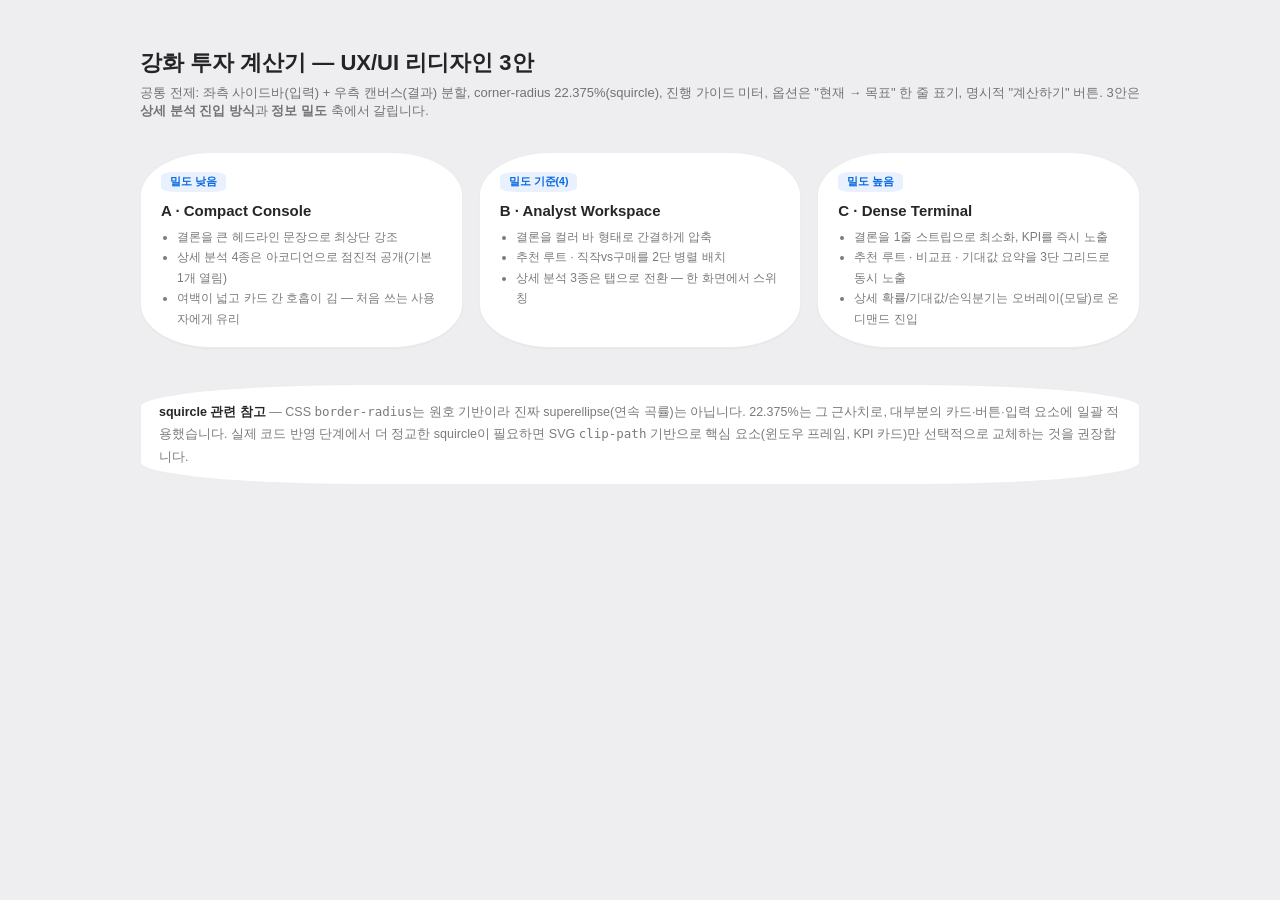
<file: design-mockups/index.html>
<!DOCTYPE html>
<html lang="ko">
<head>
<meta charset="UTF-8">
<title>강화 투자 계산기 — 리디자인 3안</title>
<link rel="stylesheet" href="tokens.css">
<style>
  body { padding: 48px 24px; }
  .wrap { max-width: 1000px; margin: 0 auto; }
  h1 { font-size: 22px; margin: 0 0 6px; }
  .sub { color: var(--text-secondary); font-size: 13px; margin: 0 0 32px; }
  .cards { display: grid; grid-template-columns: repeat(3, 1fr); gap: 16px; }
  .card { border: 1px solid var(--border); border-radius: var(--squircle); background: var(--surface); padding: 18px 20px; text-decoration: none; color: var(--text); box-shadow: var(--shadow-xs); transition: box-shadow .15s, transform .15s; }
  .card:hover { box-shadow: var(--shadow-md); transform: translateY(-2px); }
  .card .tag { display: inline-block; font-size: 10.5px; font-weight: 700; color: var(--accent); background: var(--accent-fill); padding: 3px 9px; border-radius: var(--squircle); margin-bottom: 10px; }
  .card h2 { font-size: 15px; margin: 0 0 8px; }
  .card ul { margin: 0; padding-left: 16px; font-size: 12px; color: var(--text-secondary); line-height: 1.7; }
  .note { margin-top: 36px; padding: 16px 18px; border-radius: var(--squircle); background: var(--surface); border: 1px solid var(--border); font-size: 12.5px; line-height: 1.8; color: var(--text-secondary); }
  .note b { color: var(--text); }
</style>
</head>
<body>
<div class="wrap">
  <h1>강화 투자 계산기 — UX/UI 리디자인 3안</h1>
  <p class="sub">공통 전제: 좌측 사이드바(입력) + 우측 캔버스(결과) 분할, corner-radius 22.375%(squircle), 진행 가이드 미터, 옵션은 "현재 → 목표" 한 줄 표기, 명시적 "계산하기" 버튼. 3안은 <b>상세 분석 진입 방식</b>과 <b>정보 밀도</b> 축에서 갈립니다.</p>

  <div class="cards">
    <a class="card" href="a-compact-console.html">
      <span class="tag">밀도 낮음</span>
      <h2>A · Compact Console</h2>
      <ul>
        <li>결론을 큰 헤드라인 문장으로 최상단 강조</li>
        <li>상세 분석 4종은 아코디언으로 점진적 공개(기본 1개 열림)</li>
        <li>여백이 넓고 카드 간 호흡이 김 — 처음 쓰는 사용자에게 유리</li>
      </ul>
    </a>
    <a class="card" href="b-analyst-workspace.html">
      <span class="tag">밀도 기준(4)</span>
      <h2>B · Analyst Workspace</h2>
      <ul>
        <li>결론을 컬러 바 형태로 간결하게 압축</li>
        <li>추천 루트 · 직작vs구매를 2단 병렬 배치</li>
        <li>상세 분석 3종은 탭으로 전환 — 한 화면에서 스위칭</li>
      </ul>
    </a>
    <a class="card" href="c-dense-terminal.html">
      <span class="tag">밀도 높음</span>
      <h2>C · Dense Terminal</h2>
      <ul>
        <li>결론을 1줄 스트립으로 최소화, KPI를 즉시 노출</li>
        <li>추천 루트 · 비교표 · 기대값 요약을 3단 그리드로 동시 노출</li>
        <li>상세 확률/기대값/손익분기는 오버레이(모달)로 온디맨드 진입</li>
      </ul>
    </a>
  </div>

  <div class="note">
    <b>squircle 관련 참고</b> — CSS <code>border-radius</code>는 원호 기반이라 진짜 superellipse(연속 곡률)는 아닙니다. 22.375%는 그 근사치로, 대부분의 카드·버튼·입력 요소에 일괄 적용했습니다. 실제 코드 반영 단계에서 더 정교한 squircle이 필요하면 SVG <code>clip-path</code> 기반으로 핵심 요소(윈도우 프레임, KPI 카드)만 선택적으로 교체하는 것을 권장합니다.
  </div>
</div>
</body>
</html>
</file>
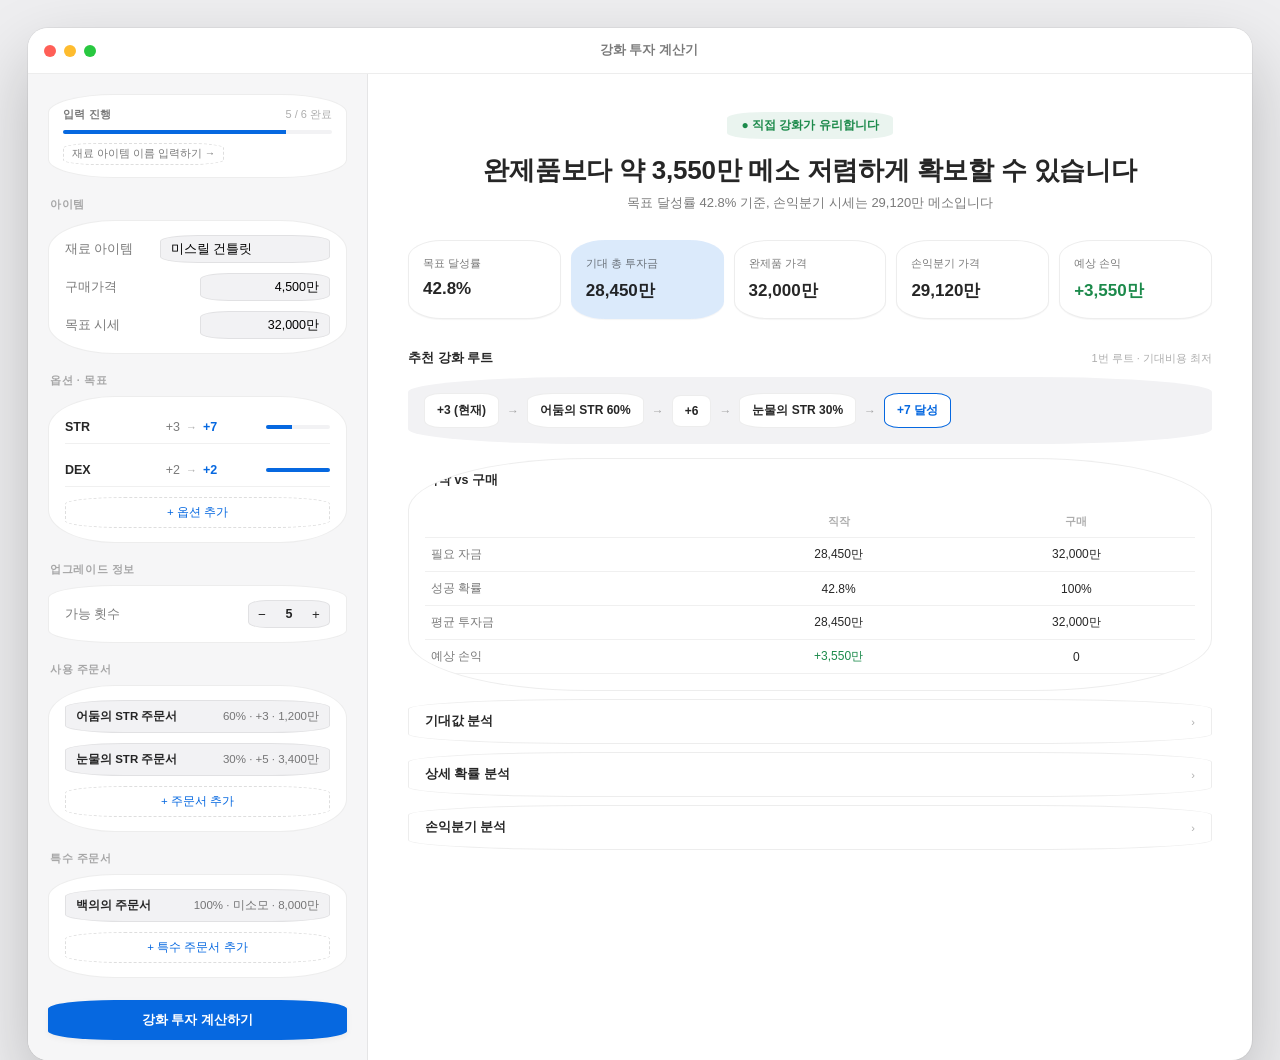
<file: design-mockups/a-compact-console.html>
<!DOCTYPE html>
<html lang="ko">
<head>
<meta charset="UTF-8">
<meta name="viewport" content="width=device-width, initial-scale=1.0">
<title>A안 · Compact Console</title>
<link rel="stylesheet" href="tokens.css">
<style>
  body { padding: 28px; }
  .frame {
    max-width: 1240px; margin: 0 auto;
    background: var(--surface); border-radius: 20px;
    box-shadow: var(--shadow-window); overflow: hidden;
  }
  .titlebar {
    height: 46px; display: flex; align-items: center; gap: 8px; padding: 0 16px;
    border-bottom: 1px solid var(--border); background: var(--surface);
  }
  .tl { width: 12px; height: 12px; border-radius: 50%; }
  .tl.r { background: #ff5f57; } .tl.y { background: #febc2e; } .tl.g { background: #28c840; }
  .titlebar .label { flex: 1; text-align: center; font-size: 12.5px; font-weight: 600; color: var(--text-secondary); margin-right: 42px; }

  .shell { display: grid; grid-template-columns: 340px 1fr; min-height: 780px; }
  .sidebar { background: var(--sidebar-bg); border-right: 1px solid var(--border); padding: 20px; overflow-y: auto; display: flex; flex-direction: column; gap: 16px; }
  .canvas { padding: 32px 40px; overflow-y: auto; }

  .group-label { font-size: 10.5px; font-weight: 700; letter-spacing: 0.06em; color: var(--text-tertiary); text-transform: uppercase; margin: 4px 2px 8px; }
  .group {
    background: var(--surface); border: 1px solid var(--border); border-radius: var(--squircle);
    padding: 14px 16px; display: flex; flex-direction: column; gap: 10px;
  }
  .row { display: flex; align-items: center; justify-content: space-between; gap: 10px; font-size: 12.5px; }
  .row label { color: var(--text-secondary); }
  .row input[type="text"] {
    border: 1px solid var(--border); border-radius: var(--squircle); padding: 6px 10px;
    font-size: 12.5px; background: var(--surface-sunken); text-align: right; width: 130px; outline: none;
  }
  .row input[type="text"]:focus { border-color: var(--accent); background: var(--surface); box-shadow: 0 0 0 3px var(--accent-fill); }
  #a-item-name { text-align: left; width: 170px; }

  .stepper { display: flex; align-items: center; gap: 2px; border: 1px solid var(--border); border-radius: var(--squircle); padding: 2px; background: var(--surface-sunken); }
  .stepper button { width: 22px; height: 22px; border: none; background: transparent; border-radius: 6px; cursor: pointer; color: var(--text); }
  .stepper button:hover { background: var(--surface); }
  .stepper span { width: 28px; text-align: center; font-size: 12.5px; font-weight: 600; }

  .scroll-mini { border: 1px solid var(--border); border-radius: var(--squircle); padding: 8px 10px; background: var(--surface-sunken); font-size: 11.5px; display: flex; justify-content: space-between; align-items: center; }
  .scroll-mini .sname { font-weight: 600; color: var(--text); }
  .scroll-mini .smeta { color: var(--text-secondary); }

  .add-link { border: 1px dashed var(--border-strong); border-radius: var(--squircle); padding: 7px; text-align: center; font-size: 11.5px; color: var(--accent); cursor: pointer; background: transparent; }
  .add-link:hover { background: var(--accent-fill); }

  .recalc-bar { position: sticky; bottom: 0; padding-top: 6px; }
  .recalc-btn { width: 100%; padding: 11px; border: none; border-radius: var(--squircle); background: var(--accent); color: #fff; font-size: 13px; font-weight: 700; cursor: pointer; box-shadow: var(--shadow-sm); }

  /* ---- Canvas: 결론 히어로 ---- */
  .hero { text-align: center; padding: 6px 0 28px; }
  .hero .verdict-badge { display: inline-flex; align-items: center; gap: 6px; padding: 5px 14px; border-radius: var(--squircle); background: var(--positive-fill); color: var(--positive); font-size: 12px; font-weight: 700; margin-bottom: 14px; }
  .hero h1 { font-size: 26px; font-weight: 700; margin: 0 0 6px; letter-spacing: -0.01em; }
  .hero p { font-size: 13px; color: var(--text-secondary); margin: 0; }

  .kpi-row { display: grid; grid-template-columns: repeat(5, 1fr); gap: 10px; margin-bottom: 30px; }
  .kpi { background: var(--surface); border: 1px solid var(--border); border-radius: var(--squircle); padding: 16px 14px; box-shadow: var(--shadow-xs); }
  .kpi.primary { background: var(--accent-fill-strong); border-color: transparent; }
  .kpi .k-label { font-size: 10.5px; color: var(--text-secondary); margin-bottom: 8px; }
  .kpi .k-value { font-size: 17px; font-weight: 700; }
  .kpi .k-value.pos { color: var(--positive); } .kpi .k-value.neg { color: var(--negative); }

  .section { margin-bottom: 14px; }
  .section-head { display: flex; justify-content: space-between; align-items: center; margin-bottom: 10px; }
  .section-head h2 { font-size: 13px; font-weight: 700; margin: 0; }
  .section-head .tag { font-size: 11px; color: var(--text-tertiary); }

  .route-flow { display: flex; align-items: center; gap: 8px; flex-wrap: wrap; padding: 16px; background: var(--surface-sunken); border-radius: var(--squircle); }
  .route-node { padding: 8px 12px; border-radius: var(--squircle); background: var(--surface); border: 1px solid var(--border); font-size: 12px; font-weight: 600; }
  .route-node.final { border-color: var(--accent); color: var(--accent); }
  .route-arrow { color: var(--text-tertiary); font-size: 12px; }

  /* 점진적 공개: 아코디언 */
  .accordion-item { border: 1px solid var(--border); border-radius: var(--squircle); margin-bottom: 8px; overflow: hidden; background: var(--surface); }
  .accordion-head { display: flex; justify-content: space-between; align-items: center; padding: 13px 16px; cursor: pointer; user-select: none; }
  .accordion-head h3 { font-size: 12.5px; font-weight: 700; margin: 0; }
  .accordion-head .chev { color: var(--text-tertiary); font-size: 11px; transition: transform 0.2s; }
  .accordion-item.open .chev { transform: rotate(90deg); }
  .accordion-body { max-height: 0; overflow: hidden; transition: max-height 0.25s ease; }
  .accordion-item.open .accordion-body { max-height: 600px; }
  .accordion-inner { padding: 4px 16px 16px; }

  table.cmp { width: 100%; border-collapse: collapse; font-size: 12px; }
  table.cmp th, table.cmp td { padding: 8px 6px; text-align: center; border-bottom: 1px solid var(--divider); }
  table.cmp th:first-child, table.cmp td:first-child { text-align: left; color: var(--text-secondary); }
  table.cmp th { color: var(--text-tertiary); font-weight: 600; font-size: 11px; }

  .ev-row { display: flex; justify-content: space-between; padding: 6px 0; font-size: 12px; border-bottom: 1px solid var(--divider); }
  .ev-row.total { border-bottom: none; border-top: 1px solid var(--border); margin-top: 4px; padding-top: 10px; font-weight: 700; }

  .breakeven-bar { position: relative; height: 5px; border-radius: 3px; background: linear-gradient(to right, var(--negative-fill), var(--positive-fill)); margin: 22px 6px 8px; }
  .breakeven-marker { position: absolute; top: -5px; width: 2px; height: 15px; background: var(--text-tertiary); }
  .breakeven-marker.current { background: var(--accent); width: 2px; }
  .breakeven-labels { display: flex; justify-content: space-between; font-size: 10.5px; color: var(--text-tertiary); padding: 0 6px; }
</style>
</head>
<body>
<div class="frame">
  <div class="titlebar">
    <span class="tl r"></span><span class="tl y"></span><span class="tl g"></span>
    <span class="label">강화 투자 계산기</span>
  </div>

  <div class="shell">
    <!-- ===== 사이드바: 입력 ===== -->
    <aside class="sidebar">
      <div class="guide-meter">
        <div class="guide-top"><span class="guide-label">입력 진행</span><span class="guide-frac">5 / 6 완료</span></div>
        <div class="guide-track"><span style="width:83%"></span></div>
        <div class="guide-missing"><button>재료 아이템 이름 입력하기 →</button></div>
      </div>

      <div>
        <div class="group-label">아이템</div>
        <div class="group">
          <div class="row"><label>재료 아이템</label><input id="a-item-name" type="text" value="미스릴 건틀릿"></div>
          <div class="row"><label>구매가격</label><input type="text" value="4,500만" class="mono-num"></div>
          <div class="row"><label>목표 시세</label><input type="text" value="32,000만" class="mono-num"></div>
        </div>
      </div>

      <div>
        <div class="group-label">옵션 · 목표</div>
        <div class="group">
          <div class="opt-track">
            <span class="opt-name">STR</span>
            <div class="opt-path"><span class="opt-cur">+3</span><span class="opt-arrow">→</span><span class="opt-goal">+7</span></div>
            <div class="opt-bar"><span style="width:40%"></span></div>
          </div>
          <div class="opt-track">
            <span class="opt-name">DEX</span>
            <div class="opt-path"><span class="opt-cur">+2</span><span class="opt-arrow">→</span><span class="opt-goal">+2</span></div>
            <div class="opt-bar"><span style="width:100%"></span></div>
          </div>
          <button class="add-link">+ 옵션 추가</button>
        </div>
      </div>

      <div>
        <div class="group-label">업그레이드 정보</div>
        <div class="group">
          <div class="row"><label>가능 횟수</label>
            <div class="stepper"><button>−</button><span>5</span><button>+</button></div>
          </div>
        </div>
      </div>

      <div>
        <div class="group-label">사용 주문서</div>
        <div class="group">
          <div class="scroll-mini"><span class="sname">어둠의 STR 주문서</span><span class="smeta">60% · +3 · 1,200만</span></div>
          <div class="scroll-mini"><span class="sname">눈물의 STR 주문서</span><span class="smeta">30% · +5 · 3,400만</span></div>
          <button class="add-link">+ 주문서 추가</button>
        </div>
      </div>

      <div>
        <div class="group-label">특수 주문서</div>
        <div class="group">
          <div class="scroll-mini"><span class="sname">백의의 주문서</span><span class="smeta">100% · 미소모 · 8,000만</span></div>
          <button class="add-link">+ 특수 주문서 추가</button>
        </div>
      </div>

      <div class="recalc-bar"><button class="recalc-btn">강화 투자 계산하기</button></div>
    </aside>

    <!-- ===== 캔버스: 결과 ===== -->
    <main class="canvas">
      <div class="hero">
        <div class="verdict-badge">● 직접 강화가 유리합니다</div>
        <h1>완제품보다 약 3,550만 메소 저렴하게 확보할 수 있습니다</h1>
        <p>목표 달성률 42.8% 기준, 손익분기 시세는 29,120만 메소입니다</p>
      </div>

      <div class="kpi-row">
        <div class="kpi"><div class="k-label">목표 달성률</div><div class="k-value mono-num">42.8%</div></div>
        <div class="kpi primary"><div class="k-label">기대 총 투자금</div><div class="k-value mono-num">28,450만</div></div>
        <div class="kpi"><div class="k-label">완제품 가격</div><div class="k-value mono-num">32,000만</div></div>
        <div class="kpi"><div class="k-label">손익분기 가격</div><div class="k-value mono-num">29,120만</div></div>
        <div class="kpi"><div class="k-label">예상 손익</div><div class="k-value mono-num pos">+3,550만</div></div>
      </div>

      <div class="section">
        <div class="section-head"><h2>추천 강화 루트</h2><span class="tag">1번 루트 · 기대비용 최저</span></div>
        <div class="route-flow">
          <span class="route-node">+3 (현재)</span><span class="route-arrow">→</span>
          <span class="route-node">어둠의 STR 60%</span><span class="route-arrow">→</span>
          <span class="route-node">+6</span><span class="route-arrow">→</span>
          <span class="route-node">눈물의 STR 30%</span><span class="route-arrow">→</span>
          <span class="route-node final">+7 달성</span>
        </div>
      </div>

      <!-- 점진적 공개 -->
      <div class="section">
        <div class="accordion-item open">
          <div class="accordion-head" onclick="this.parentElement.classList.toggle('open')">
            <h3>직작 vs 구매</h3><span class="chev">›</span>
          </div>
          <div class="accordion-body"><div class="accordion-inner">
            <table class="cmp">
              <thead><tr><th></th><th>직작</th><th>구매</th></tr></thead>
              <tbody>
                <tr><td>필요 자금</td><td>28,450만</td><td>32,000만</td></tr>
                <tr><td>성공 확률</td><td>42.8%</td><td>100%</td></tr>
                <tr><td>평균 투자금</td><td>28,450만</td><td>32,000만</td></tr>
                <tr><td>예상 손익</td><td class="mono-num" style="color:var(--positive)">+3,550만</td><td>0</td></tr>
              </tbody>
            </table>
          </div></div>
        </div>

        <div class="accordion-item">
          <div class="accordion-head" onclick="this.parentElement.classList.toggle('open')">
            <h3>기대값 분석</h3><span class="chev">›</span>
          </div>
          <div class="accordion-body"><div class="accordion-inner">
            <div class="ev-row"><span>재료 아이템 매입가</span><span class="mono-num">4,500만</span></div>
            <div class="ev-row"><span>주문서 기대 소모비용</span><span class="mono-num">23,950만</span></div>
            <div class="ev-row total"><span>기대 총 투자금</span><span class="mono-num">28,450만</span></div>
          </div></div>
        </div>

        <div class="accordion-item">
          <div class="accordion-head" onclick="this.parentElement.classList.toggle('open')">
            <h3>상세 확률 분석</h3><span class="chev">›</span>
          </div>
          <div class="accordion-body"><div class="accordion-inner">
            <table class="cmp">
              <thead><tr><th>단계</th><th>성공률</th><th>기대 시도</th></tr></thead>
              <tbody>
                <tr><td>+3 → +6</td><td>60%</td><td>1.67회</td></tr>
                <tr><td>+6 → +7</td><td>30%</td><td>3.33회</td></tr>
              </tbody>
            </table>
          </div></div>
        </div>

        <div class="accordion-item">
          <div class="accordion-head" onclick="this.parentElement.classList.toggle('open')">
            <h3>손익분기 분석</h3><span class="chev">›</span>
          </div>
          <div class="accordion-body"><div class="accordion-inner">
            <div class="breakeven-bar">
              <div class="breakeven-marker" style="left:28%"></div>
              <div class="breakeven-marker current" style="left:64%"></div>
            </div>
            <div class="breakeven-labels"><span>0</span><span>손익분기 29,120만</span><span>현재 시세 32,000만</span></div>
          </div></div>
        </div>
      </div>
    </main>
  </div>
</div>
</body>
</html>
</file>
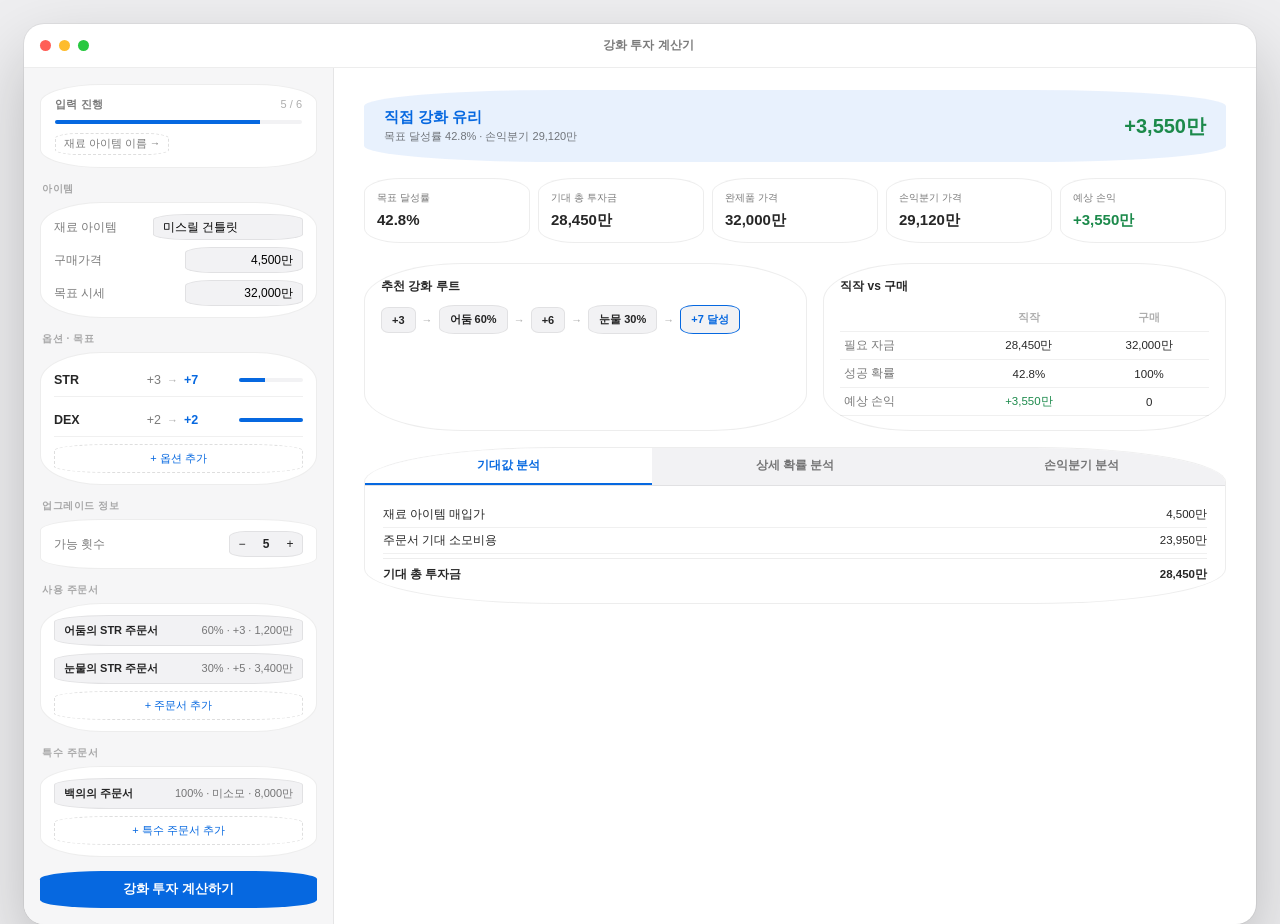
<file: design-mockups/b-analyst-workspace.html>
<!DOCTYPE html>
<html lang="ko">
<head>
<meta charset="UTF-8">
<meta name="viewport" content="width=device-width, initial-scale=1.0">
<title>B안 · Analyst Workspace</title>
<link rel="stylesheet" href="tokens.css">
<style>
  body { padding: 24px; }
  .frame { max-width: 1280px; margin: 0 auto; background: var(--surface); border-radius: 20px; box-shadow: var(--shadow-window); overflow: hidden; }
  .titlebar { height: 44px; display: flex; align-items: center; gap: 8px; padding: 0 16px; border-bottom: 1px solid var(--border); }
  .tl { width: 11px; height: 11px; border-radius: 50%; }
  .tl.r { background: #ff5f57; } .tl.y { background: #febc2e; } .tl.g { background: #28c840; }
  .titlebar .label { flex: 1; text-align: center; font-size: 12px; font-weight: 600; color: var(--text-secondary); margin-right: 40px; }

  .shell { display: grid; grid-template-columns: 310px 1fr; min-height: 800px; }
  .sidebar { background: var(--sidebar-bg); border-right: 1px solid var(--border); padding: 16px; overflow-y: auto; display: flex; flex-direction: column; gap: 12px; }
  .canvas { padding: 22px 30px; overflow-y: auto; }

  .group-label { font-size: 10px; font-weight: 700; letter-spacing: 0.06em; color: var(--text-tertiary); text-transform: uppercase; margin: 2px 2px 6px; }
  .group { background: var(--surface); border: 1px solid var(--border); border-radius: var(--squircle); padding: 11px 13px; display: flex; flex-direction: column; gap: 7px; }
  .row { display: flex; align-items: center; justify-content: space-between; gap: 8px; font-size: 12px; }
  .row label { color: var(--text-secondary); }
  .row input[type="text"] { border: 1px solid var(--border); border-radius: var(--squircle); padding: 5px 9px; font-size: 12px; background: var(--surface-sunken); text-align: right; width: 118px; outline: none; }
  .row input[type="text"]:focus { border-color: var(--accent); background: var(--surface); box-shadow: 0 0 0 3px var(--accent-fill); }
  #b-item-name { text-align: left; width: 150px; }

  .stepper { display: flex; align-items: center; gap: 2px; border: 1px solid var(--border); border-radius: var(--squircle); padding: 2px; background: var(--surface-sunken); }
  .stepper button { width: 20px; height: 20px; border: none; background: transparent; border-radius: 6px; cursor: pointer; color: var(--text); font-size: 12px; }
  .stepper button:hover { background: var(--surface); }
  .stepper span { width: 24px; text-align: center; font-size: 12px; font-weight: 600; }

  .scroll-mini { border: 1px solid var(--border); border-radius: var(--squircle); padding: 7px 9px; background: var(--surface-sunken); font-size: 11px; display: flex; justify-content: space-between; align-items: center; }
  .scroll-mini .sname { font-weight: 600; color: var(--text); }
  .scroll-mini .smeta { color: var(--text-secondary); }

  .add-link { border: 1px dashed var(--border-strong); border-radius: var(--squircle); padding: 6px; text-align: center; font-size: 11px; color: var(--accent); cursor: pointer; background: transparent; }
  .add-link:hover { background: var(--accent-fill); }

  .recalc-btn { width: 100%; padding: 10px; border: none; border-radius: var(--squircle); background: var(--accent); color: #fff; font-size: 12.5px; font-weight: 700; cursor: pointer; margin-top: 2px; }

  /* ---- Canvas ---- */
  .hero-bar {
    display: flex; align-items: center; justify-content: space-between; gap: 20px;
    padding: 18px 20px; border-radius: var(--squircle); background: var(--accent-fill); margin-bottom: 16px;
  }
  .hero-bar .verdict { font-size: 15px; font-weight: 700; color: var(--accent); }
  .hero-bar .verdict small { display: block; font-size: 11px; font-weight: 500; color: var(--text-secondary); margin-top: 2px; }
  .hero-bar .verdict-diff { font-size: 20px; font-weight: 700; color: var(--positive); }

  .kpi-row { display: grid; grid-template-columns: repeat(5, 1fr); gap: 8px; margin-bottom: 20px; }
  .kpi { background: var(--surface); border: 1px solid var(--border); border-radius: var(--squircle); padding: 12px 12px; }
  .kpi .k-label { font-size: 10px; color: var(--text-secondary); margin-bottom: 6px; }
  .kpi .k-value { font-size: 15px; font-weight: 700; }
  .kpi .k-value.pos { color: var(--positive); }

  .split { display: grid; grid-template-columns: 1.1fr 1fr; gap: 16px; margin-bottom: 16px; }
  .panel { border: 1px solid var(--border); border-radius: var(--squircle); background: var(--surface); padding: 14px 16px; }
  .panel h2 { font-size: 12px; font-weight: 700; margin: 0 0 10px; }

  .route-flow { display: flex; align-items: center; gap: 6px; flex-wrap: wrap; }
  .route-node { padding: 6px 10px; border-radius: var(--squircle); background: var(--surface-sunken); border: 1px solid var(--border); font-size: 11px; font-weight: 600; }
  .route-node.final { border-color: var(--accent); color: var(--accent); }
  .route-arrow { color: var(--text-tertiary); font-size: 11px; }

  table.cmp { width: 100%; border-collapse: collapse; font-size: 11.5px; }
  table.cmp th, table.cmp td { padding: 6px 4px; text-align: center; border-bottom: 1px solid var(--divider); }
  table.cmp th:first-child, table.cmp td:first-child { text-align: left; color: var(--text-secondary); }
  table.cmp th { color: var(--text-tertiary); font-weight: 600; font-size: 10.5px; }

  /* 탭 전환: 상세 분석 진입 */
  .tabs-panel { border: 1px solid var(--border); border-radius: var(--squircle); background: var(--surface); overflow: hidden; }
  .tabs-nav { display: flex; border-bottom: 1px solid var(--border); background: var(--surface-sunken); }
  .tabs-nav button {
    flex: 1; padding: 10px 6px; border: none; background: transparent; font-size: 11.5px; font-weight: 600;
    color: var(--text-secondary); cursor: pointer; border-bottom: 2px solid transparent;
  }
  .tabs-nav button.active { color: var(--accent); border-bottom-color: var(--accent); background: var(--surface); }
  .tab-body { padding: 16px 18px; }
  .tab-pane { display: none; }
  .tab-pane.active { display: block; }

  .ev-row { display: flex; justify-content: space-between; padding: 5px 0; font-size: 11.5px; border-bottom: 1px solid var(--divider); }
  .ev-row.total { border-top: 1px solid var(--border); margin-top: 4px; padding-top: 8px; font-weight: 700; border-bottom: none; }

  .breakeven-bar { position: relative; height: 5px; border-radius: 3px; background: linear-gradient(to right, var(--negative-fill), var(--positive-fill)); margin: 20px 4px 6px; }
  .breakeven-marker { position: absolute; top: -5px; width: 2px; height: 15px; background: var(--text-tertiary); }
  .breakeven-marker.current { background: var(--accent); }
  .breakeven-labels { display: flex; justify-content: space-between; font-size: 10px; color: var(--text-tertiary); padding: 0 4px; }
</style>
</head>
<body>
<div class="frame">
  <div class="titlebar"><span class="tl r"></span><span class="tl y"></span><span class="tl g"></span><span class="label">강화 투자 계산기</span></div>

  <div class="shell">
    <aside class="sidebar">
      <div class="guide-meter">
        <div class="guide-top"><span class="guide-label">입력 진행</span><span class="guide-frac">5 / 6</span></div>
        <div class="guide-track"><span style="width:83%"></span></div>
        <div class="guide-missing"><button>재료 아이템 이름 →</button></div>
      </div>

      <div><div class="group-label">아이템</div>
        <div class="group">
          <div class="row"><label>재료 아이템</label><input id="b-item-name" type="text" value="미스릴 건틀릿"></div>
          <div class="row"><label>구매가격</label><input type="text" value="4,500만" class="mono-num"></div>
          <div class="row"><label>목표 시세</label><input type="text" value="32,000만" class="mono-num"></div>
        </div>
      </div>

      <div><div class="group-label">옵션 · 목표</div>
        <div class="group">
          <div class="opt-track"><span class="opt-name">STR</span><div class="opt-path"><span class="opt-cur">+3</span><span class="opt-arrow">→</span><span class="opt-goal">+7</span></div><div class="opt-bar"><span style="width:40%"></span></div></div>
          <div class="opt-track"><span class="opt-name">DEX</span><div class="opt-path"><span class="opt-cur">+2</span><span class="opt-arrow">→</span><span class="opt-goal">+2</span></div><div class="opt-bar"><span style="width:100%"></span></div></div>
          <button class="add-link">+ 옵션 추가</button>
        </div>
      </div>

      <div><div class="group-label">업그레이드 정보</div>
        <div class="group"><div class="row"><label>가능 횟수</label><div class="stepper"><button>−</button><span>5</span><button>+</button></div></div></div>
      </div>

      <div><div class="group-label">사용 주문서</div>
        <div class="group">
          <div class="scroll-mini"><span class="sname">어둠의 STR 주문서</span><span class="smeta">60% · +3 · 1,200만</span></div>
          <div class="scroll-mini"><span class="sname">눈물의 STR 주문서</span><span class="smeta">30% · +5 · 3,400만</span></div>
          <button class="add-link">+ 주문서 추가</button>
        </div>
      </div>

      <div><div class="group-label">특수 주문서</div>
        <div class="group">
          <div class="scroll-mini"><span class="sname">백의의 주문서</span><span class="smeta">100% · 미소모 · 8,000만</span></div>
          <button class="add-link">+ 특수 주문서 추가</button>
        </div>
      </div>

      <button class="recalc-btn">강화 투자 계산하기</button>
    </aside>

    <main class="canvas">
      <div class="hero-bar">
        <div class="verdict">직접 강화 유리<small>목표 달성률 42.8% · 손익분기 29,120만</small></div>
        <div class="verdict-diff mono-num">+3,550만</div>
      </div>

      <div class="kpi-row">
        <div class="kpi"><div class="k-label">목표 달성률</div><div class="k-value mono-num">42.8%</div></div>
        <div class="kpi"><div class="k-label">기대 총 투자금</div><div class="k-value mono-num">28,450만</div></div>
        <div class="kpi"><div class="k-label">완제품 가격</div><div class="k-value mono-num">32,000만</div></div>
        <div class="kpi"><div class="k-label">손익분기 가격</div><div class="k-value mono-num">29,120만</div></div>
        <div class="kpi"><div class="k-label">예상 손익</div><div class="k-value mono-num pos">+3,550만</div></div>
      </div>

      <div class="split">
        <div class="panel">
          <h2>추천 강화 루트</h2>
          <div class="route-flow">
            <span class="route-node">+3</span><span class="route-arrow">→</span>
            <span class="route-node">어둠 60%</span><span class="route-arrow">→</span>
            <span class="route-node">+6</span><span class="route-arrow">→</span>
            <span class="route-node">눈물 30%</span><span class="route-arrow">→</span>
            <span class="route-node final">+7 달성</span>
          </div>
        </div>
        <div class="panel">
          <h2>직작 vs 구매</h2>
          <table class="cmp">
            <thead><tr><th></th><th>직작</th><th>구매</th></tr></thead>
            <tbody>
              <tr><td>필요 자금</td><td>28,450만</td><td>32,000만</td></tr>
              <tr><td>성공 확률</td><td>42.8%</td><td>100%</td></tr>
              <tr><td>예상 손익</td><td style="color:var(--positive)">+3,550만</td><td>0</td></tr>
            </tbody>
          </table>
        </div>
      </div>

      <!-- 탭 전환: 상세 분석 진입 방식 -->
      <div class="tabs-panel">
        <div class="tabs-nav">
          <button class="active" onclick="bTab(this,0)">기대값 분석</button>
          <button onclick="bTab(this,1)">상세 확률 분석</button>
          <button onclick="bTab(this,2)">손익분기 분석</button>
        </div>
        <div class="tab-body">
          <div class="tab-pane active">
            <div class="ev-row"><span>재료 아이템 매입가</span><span class="mono-num">4,500만</span></div>
            <div class="ev-row"><span>주문서 기대 소모비용</span><span class="mono-num">23,950만</span></div>
            <div class="ev-row total"><span>기대 총 투자금</span><span class="mono-num">28,450만</span></div>
          </div>
          <div class="tab-pane">
            <table class="cmp">
              <thead><tr><th>단계</th><th>성공률</th><th>기대 시도</th></tr></thead>
              <tbody>
                <tr><td>+3 → +6</td><td>60%</td><td>1.67회</td></tr>
                <tr><td>+6 → +7</td><td>30%</td><td>3.33회</td></tr>
              </tbody>
            </table>
          </div>
          <div class="tab-pane">
            <div class="breakeven-bar"><div class="breakeven-marker" style="left:28%"></div><div class="breakeven-marker current" style="left:64%"></div></div>
            <div class="breakeven-labels"><span>0</span><span>손익분기 29,120만</span><span>현재 시세 32,000만</span></div>
          </div>
        </div>
      </div>
    </main>
  </div>
</div>
<script>
  function bTab(btn, idx) {
    const nav = btn.parentElement, body = nav.nextElementSibling;
    [...nav.children].forEach((b,i)=>b.classList.toggle('active', i===idx));
    [...body.children].forEach((p,i)=>p.classList.toggle('active', i===idx));
  }
</script>
</body>
</html>
</file>
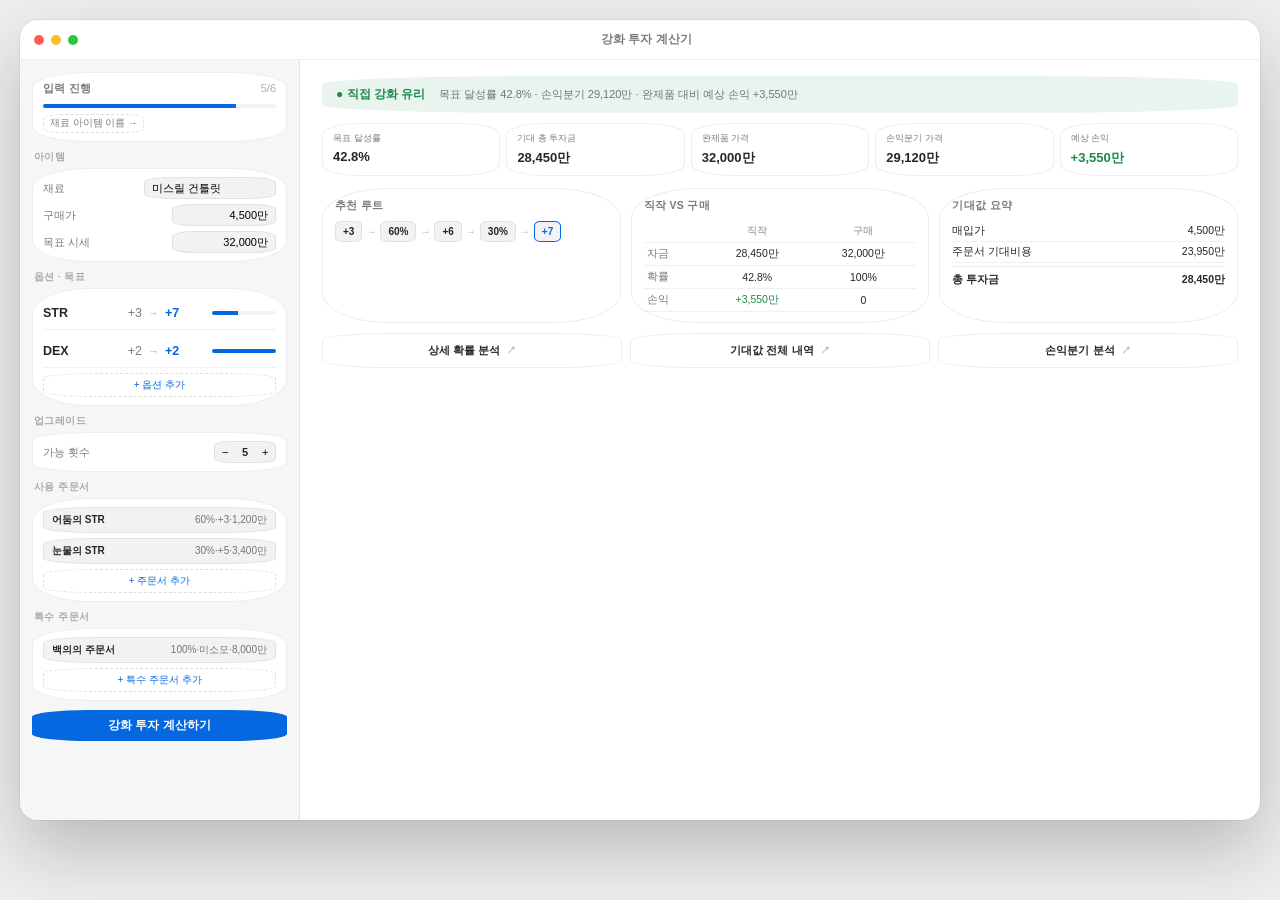
<file: design-mockups/c-dense-terminal.html>
<!DOCTYPE html>
<html lang="ko">
<head>
<meta charset="UTF-8">
<meta name="viewport" content="width=device-width, initial-scale=1.0">
<title>C안 · Dense Terminal</title>
<link rel="stylesheet" href="tokens.css">
<style>
  body { padding: 20px; }
  .frame { max-width: 1320px; margin: 0 auto; background: var(--surface); border-radius: 18px; box-shadow: var(--shadow-window); overflow: hidden; }
  .titlebar { height: 40px; display: flex; align-items: center; gap: 7px; padding: 0 14px; border-bottom: 1px solid var(--border); }
  .tl { width: 10px; height: 10px; border-radius: 50%; }
  .tl.r { background: #ff5f57; } .tl.y { background: #febc2e; } .tl.g { background: #28c840; }
  .titlebar .label { flex: 1; text-align: center; font-size: 11.5px; font-weight: 600; color: var(--text-secondary); margin-right: 38px; }

  .shell { display: grid; grid-template-columns: 280px 1fr; min-height: 760px; position: relative; }
  .sidebar { background: var(--sidebar-bg); border-right: 1px solid var(--border); padding: 12px; overflow-y: auto; display: flex; flex-direction: column; gap: 9px; }
  .canvas { padding: 16px 22px; overflow-y: auto; }

  .group-label { font-size: 9.5px; font-weight: 700; letter-spacing: 0.05em; color: var(--text-tertiary); text-transform: uppercase; margin: 0 2px 4px; }
  .group { background: var(--surface); border: 1px solid var(--border); border-radius: var(--squircle); padding: 8px 10px; display: flex; flex-direction: column; gap: 5px; }
  .row { display: flex; align-items: center; justify-content: space-between; gap: 6px; font-size: 11px; }
  .row label { color: var(--text-secondary); }
  .row input[type="text"] { border: 1px solid var(--border); border-radius: var(--squircle); padding: 4px 7px; font-size: 11px; background: var(--surface-sunken); text-align: right; width: 104px; outline: none; }
  .row input[type="text"]:focus { border-color: var(--accent); box-shadow: 0 0 0 3px var(--accent-fill); }
  #c-item-name { text-align: left; width: 132px; }

  .stepper { display: flex; align-items: center; gap: 1px; border: 1px solid var(--border); border-radius: var(--squircle); padding: 1px; background: var(--surface-sunken); }
  .stepper button { width: 18px; height: 18px; border: none; background: transparent; border-radius: 5px; cursor: pointer; font-size: 11px; }
  .stepper span { width: 20px; text-align: center; font-size: 11px; font-weight: 600; }

  .scroll-mini { border: 1px solid var(--border); border-radius: var(--squircle); padding: 5px 8px; background: var(--surface-sunken); font-size: 10px; display: flex; justify-content: space-between; }
  .scroll-mini .sname { font-weight: 600; }
  .scroll-mini .smeta { color: var(--text-secondary); }

  .add-link { border: 1px dashed var(--border-strong); border-radius: var(--squircle); padding: 4px; text-align: center; font-size: 10px; color: var(--accent); cursor: pointer; background: transparent; }

  .recalc-btn { width: 100%; padding: 8px; border: none; border-radius: var(--squircle); background: var(--accent); color: #fff; font-size: 11.5px; font-weight: 700; cursor: pointer; }

  .guide-meter { padding: 8px 10px; }
  .guide-meter .guide-track { margin-bottom: 6px; }
  .guide-meter .guide-missing button { font-size: 9.5px; padding: 2px 6px; }

  /* ---- Canvas: 고밀도 ---- */
  .hero-strip { display: flex; align-items: center; gap: 14px; padding: 10px 14px; border-radius: var(--squircle); background: var(--positive-fill); margin-bottom: 10px; }
  .hero-strip .badge { font-size: 12px; font-weight: 700; color: var(--positive); white-space: nowrap; }
  .hero-strip .desc { font-size: 11px; color: var(--text-secondary); flex: 1; }

  .kpi-row { display: grid; grid-template-columns: repeat(5, 1fr); gap: 6px; margin-bottom: 12px; }
  .kpi { background: var(--surface); border: 1px solid var(--border); border-radius: var(--squircle); padding: 8px 10px; }
  .kpi .k-label { font-size: 9px; color: var(--text-secondary); margin-bottom: 4px; }
  .kpi .k-value { font-size: 13px; font-weight: 700; }
  .kpi .k-value.pos { color: var(--positive); }

  .dense-grid { display: grid; grid-template-columns: 1fr 1fr 1fr; gap: 10px; margin-bottom: 10px; }
  .panel { border: 1px solid var(--border); border-radius: var(--squircle); background: var(--surface); padding: 10px 12px; }
  .panel h2 { font-size: 10.5px; font-weight: 700; margin: 0 0 8px; color: var(--text-secondary); text-transform: uppercase; letter-spacing: 0.03em; }

  .route-flow { display: flex; align-items: center; gap: 4px; flex-wrap: wrap; }
  .route-node { padding: 4px 7px; border-radius: var(--squircle); background: var(--surface-sunken); border: 1px solid var(--border); font-size: 10px; font-weight: 600; }
  .route-node.final { border-color: var(--accent); color: var(--accent); }
  .route-arrow { color: var(--text-tertiary); font-size: 10px; }

  table.cmp { width: 100%; border-collapse: collapse; font-size: 10.5px; }
  table.cmp th, table.cmp td { padding: 4px 3px; text-align: center; border-bottom: 1px solid var(--divider); }
  table.cmp th:first-child, table.cmp td:first-child { text-align: left; color: var(--text-secondary); }
  table.cmp th { color: var(--text-tertiary); font-weight: 600; font-size: 9.5px; }

  .ev-row { display: flex; justify-content: space-between; padding: 3px 0; font-size: 10.5px; border-bottom: 1px solid var(--divider); }
  .ev-row.total { border-top: 1px solid var(--border); margin-top: 3px; padding-top: 6px; font-weight: 700; border-bottom: none; }

  /* 상세 분석: 오버레이 진입 */
  .detail-launcher { display: flex; gap: 8px; margin-top: 4px; }
  .detail-launcher button {
    flex: 1; padding: 9px; border: 1px solid var(--border); border-radius: var(--squircle);
    background: var(--surface); font-size: 11px; font-weight: 600; color: var(--text); cursor: pointer;
    display: flex; align-items: center; justify-content: center; gap: 6px;
  }
  .detail-launcher button:hover { border-color: var(--accent); color: var(--accent); background: var(--accent-fill); }
  .detail-launcher button .go { font-size: 10px; color: var(--text-tertiary); }

  .overlay {
    position: absolute; inset: 0; background: rgba(0,0,0,0.28);
    display: none; align-items: center; justify-content: center; z-index: 10;
  }
  .overlay.open { display: flex; }
  .overlay-card {
    width: 520px; max-height: 80%; overflow-y: auto; background: var(--surface);
    border-radius: 18px; box-shadow: var(--shadow-md); padding: 20px 22px;
  }
  .overlay-card .oc-head { display: flex; justify-content: space-between; align-items: center; margin-bottom: 14px; }
  .overlay-card h3 { font-size: 14px; font-weight: 700; margin: 0; }
  .overlay-card .oc-close { border: none; background: var(--surface-sunken); width: 26px; height: 26px; border-radius: var(--squircle); cursor: pointer; color: var(--text-secondary); font-size: 13px; }

  .breakeven-bar { position: relative; height: 5px; border-radius: 3px; background: linear-gradient(to right, var(--negative-fill), var(--positive-fill)); margin: 20px 4px 6px; }
  .breakeven-marker { position: absolute; top: -5px; width: 2px; height: 15px; background: var(--text-tertiary); }
  .breakeven-marker.current { background: var(--accent); }
  .breakeven-labels { display: flex; justify-content: space-between; font-size: 10px; color: var(--text-tertiary); padding: 0 4px; }
</style>
</head>
<body>
<div class="frame">
  <div class="titlebar"><span class="tl r"></span><span class="tl y"></span><span class="tl g"></span><span class="label">강화 투자 계산기</span></div>

  <div class="shell">
    <aside class="sidebar">
      <div class="guide-meter">
        <div class="guide-top"><span class="guide-label">입력 진행</span><span class="guide-frac">5/6</span></div>
        <div class="guide-track"><span style="width:83%"></span></div>
        <div class="guide-missing"><button>재료 아이템 이름 →</button></div>
      </div>

      <div><div class="group-label">아이템</div>
        <div class="group">
          <div class="row"><label>재료</label><input id="c-item-name" type="text" value="미스릴 건틀릿"></div>
          <div class="row"><label>구매가</label><input type="text" value="4,500만" class="mono-num"></div>
          <div class="row"><label>목표 시세</label><input type="text" value="32,000만" class="mono-num"></div>
        </div>
      </div>

      <div><div class="group-label">옵션 · 목표</div>
        <div class="group">
          <div class="opt-track"><span class="opt-name">STR</span><div class="opt-path"><span class="opt-cur">+3</span><span class="opt-arrow">→</span><span class="opt-goal">+7</span></div><div class="opt-bar"><span style="width:40%"></span></div></div>
          <div class="opt-track"><span class="opt-name">DEX</span><div class="opt-path"><span class="opt-cur">+2</span><span class="opt-arrow">→</span><span class="opt-goal">+2</span></div><div class="opt-bar"><span style="width:100%"></span></div></div>
          <button class="add-link">+ 옵션 추가</button>
        </div>
      </div>

      <div><div class="group-label">업그레이드</div>
        <div class="group"><div class="row"><label>가능 횟수</label><div class="stepper"><button>−</button><span>5</span><button>+</button></div></div></div>
      </div>

      <div><div class="group-label">사용 주문서</div>
        <div class="group">
          <div class="scroll-mini"><span class="sname">어둠의 STR</span><span class="smeta">60%·+3·1,200만</span></div>
          <div class="scroll-mini"><span class="sname">눈물의 STR</span><span class="smeta">30%·+5·3,400만</span></div>
          <button class="add-link">+ 주문서 추가</button>
        </div>
      </div>

      <div><div class="group-label">특수 주문서</div>
        <div class="group">
          <div class="scroll-mini"><span class="sname">백의의 주문서</span><span class="smeta">100%·미소모·8,000만</span></div>
          <button class="add-link">+ 특수 주문서 추가</button>
        </div>
      </div>

      <button class="recalc-btn">강화 투자 계산하기</button>
    </aside>

    <main class="canvas">
      <div class="hero-strip">
        <span class="badge">● 직접 강화 유리</span>
        <span class="desc">목표 달성률 42.8% · 손익분기 29,120만 · 완제품 대비 예상 손익 +3,550만</span>
      </div>

      <div class="kpi-row">
        <div class="kpi"><div class="k-label">목표 달성률</div><div class="k-value mono-num">42.8%</div></div>
        <div class="kpi"><div class="k-label">기대 총 투자금</div><div class="k-value mono-num">28,450만</div></div>
        <div class="kpi"><div class="k-label">완제품 가격</div><div class="k-value mono-num">32,000만</div></div>
        <div class="kpi"><div class="k-label">손익분기 가격</div><div class="k-value mono-num">29,120만</div></div>
        <div class="kpi"><div class="k-label">예상 손익</div><div class="k-value mono-num pos">+3,550만</div></div>
      </div>

      <div class="dense-grid">
        <div class="panel">
          <h2>추천 루트</h2>
          <div class="route-flow">
            <span class="route-node">+3</span><span class="route-arrow">→</span>
            <span class="route-node">60%</span><span class="route-arrow">→</span>
            <span class="route-node">+6</span><span class="route-arrow">→</span>
            <span class="route-node">30%</span><span class="route-arrow">→</span>
            <span class="route-node final">+7</span>
          </div>
        </div>
        <div class="panel">
          <h2>직작 vs 구매</h2>
          <table class="cmp">
            <thead><tr><th></th><th>직작</th><th>구매</th></tr></thead>
            <tbody>
              <tr><td>자금</td><td>28,450만</td><td>32,000만</td></tr>
              <tr><td>확률</td><td>42.8%</td><td>100%</td></tr>
              <tr><td>손익</td><td style="color:var(--positive)">+3,550만</td><td>0</td></tr>
            </tbody>
          </table>
        </div>
        <div class="panel">
          <h2>기대값 요약</h2>
          <div class="ev-row"><span>매입가</span><span class="mono-num">4,500만</span></div>
          <div class="ev-row"><span>주문서 기대비용</span><span class="mono-num">23,950만</span></div>
          <div class="ev-row total"><span>총 투자금</span><span class="mono-num">28,450만</span></div>
        </div>
      </div>

      <!-- 상세 분석: 버튼으로 오버레이 진입 -->
      <div class="detail-launcher">
        <button onclick="cOpen('ov-prob')">상세 확률 분석 <span class="go">↗</span></button>
        <button onclick="cOpen('ov-ev')">기대값 전체 내역 <span class="go">↗</span></button>
        <button onclick="cOpen('ov-be')">손익분기 분석 <span class="go">↗</span></button>
      </div>
    </main>

    <div class="overlay" id="ov-prob">
      <div class="overlay-card">
        <div class="oc-head"><h3>상세 확률 분석</h3><button class="oc-close" onclick="cClose('ov-prob')">✕</button></div>
        <table class="cmp">
          <thead><tr><th>단계</th><th>성공률</th><th>기대 시도</th><th>구간 비용</th></tr></thead>
          <tbody>
            <tr><td>+3 → +6</td><td>60%</td><td>1.67회</td><td>2,004만</td></tr>
            <tr><td>+6 → +7</td><td>30%</td><td>3.33회</td><td>11,322만</td></tr>
          </tbody>
        </table>
      </div>
    </div>

    <div class="overlay" id="ov-ev">
      <div class="overlay-card">
        <div class="oc-head"><h3>기대값 전체 내역</h3><button class="oc-close" onclick="cClose('ov-ev')">✕</button></div>
        <div class="ev-row"><span>재료 아이템 매입가</span><span class="mono-num">4,500만</span></div>
        <div class="ev-row"><span>어둠의 STR 주문서 기대비용</span><span class="mono-num">2,004만</span></div>
        <div class="ev-row"><span>눈물의 STR 주문서 기대비용</span><span class="mono-num">11,322만</span></div>
        <div class="ev-row"><span>백의의 주문서</span><span class="mono-num">8,000만</span></div>
        <div class="ev-row"><span>재시작 비용</span><span class="mono-num">2,624만</span></div>
        <div class="ev-row total"><span>기대 총 투자금</span><span class="mono-num">28,450만</span></div>
      </div>
    </div>

    <div class="overlay" id="ov-be">
      <div class="overlay-card">
        <div class="oc-head"><h3>손익분기 분석</h3><button class="oc-close" onclick="cClose('ov-be')">✕</button></div>
        <div class="breakeven-bar"><div class="breakeven-marker" style="left:28%"></div><div class="breakeven-marker current" style="left:64%"></div></div>
        <div class="breakeven-labels"><span>0</span><span>손익분기 29,120만</span><span>현재 시세 32,000만</span></div>
      </div>
    </div>
  </div>
</div>
<script>
  function cOpen(id) { document.getElementById(id).classList.add('open'); }
  function cClose(id) { document.getElementById(id).classList.remove('open'); }
</script>
</body>
</html>
</file>
<file: design-mockups/tokens.css>
/* ============================================================
   강화 투자 계산기 — 디자인 토큰
   방향: macOS Sequoia / System Settings 계열 데스크톱 앱
   squircle: border-radius 22.375% (연속 곡률의 근사치 — 진짜 superellipse는
   아니지만 iOS/figma의 "corner smoothing" 관용치와 동일한 값)
   ============================================================ */

:root {
  --squircle: 22.375%;
  --radius-sm: 8px;
  --radius-md: 12px;
  --radius-lg: 18px;

  /* surfaces — 흰색/아주 옅은 회색 중심 */
  --bg: #eeeef0;
  --sidebar-bg: #f6f6f7;
  --surface: #ffffff;
  --surface-raised: #ffffff;
  --surface-sunken: #f2f2f4;

  --border: rgba(0, 0, 0, 0.07);
  --border-strong: rgba(0, 0, 0, 0.13);
  --divider: rgba(0, 0, 0, 0.06);

  --text: rgba(0, 0, 0, 0.85);
  --text-secondary: rgba(0, 0, 0, 0.52);
  --text-tertiary: rgba(0, 0, 0, 0.32);

  --accent: #0668e0;
  --accent-fill: rgba(6, 104, 224, 0.09);
  --accent-fill-strong: rgba(6, 104, 224, 0.14);

  --positive: #1c8a4b;
  --positive-fill: rgba(28, 138, 75, 0.09);
  --negative: #d0392b;
  --negative-fill: rgba(208, 57, 43, 0.09);

  --shadow-xs: 0 1px 1px rgba(0, 0, 0, 0.04);
  --shadow-sm: 0 2px 6px rgba(0, 0, 0, 0.05);
  --shadow-md: 0 8px 24px rgba(0, 0, 0, 0.07);
  --shadow-window: 0 30px 70px rgba(0, 0, 0, 0.22), 0 0 0 1px rgba(0, 0, 0, 0.05);

  --font: -apple-system, BlinkMacSystemFont, "SF Pro Text", "SF Pro Display", "Pretendard", "Segoe UI", sans-serif;
}

* { box-sizing: border-box; }

html, body {
  margin: 0;
  height: 100%;
  background: var(--bg);
  color: var(--text);
  font-family: var(--font);
  -webkit-font-smoothing: antialiased;
}

/* squircle 유틸 — 카드/버튼/입력 등 사각형 요소 공통 적용 */
.sq { border-radius: var(--squircle); }
.sq-sm { border-radius: max(var(--squircle), 10px); }

button, input, select { font-family: var(--font); }

.mono-num { font-variant-numeric: tabular-nums; font-feature-settings: "tnum"; }

.chip {
  display: inline-flex;
  align-items: center;
  gap: 4px;
  padding: 3px 9px;
  border-radius: var(--squircle);
  font-size: 11px;
  font-weight: 600;
  background: var(--surface-sunken);
  color: var(--text-secondary);
  border: 1px solid var(--border);
}
.chip.accent { background: var(--accent-fill); color: var(--accent); border-color: transparent; }
.chip.warn { background: var(--negative-fill); color: var(--negative); border-color: transparent; }

/* 옵션 트랙: "현재 → 목표" 한 줄 표기 공통 컴포넌트 */
.opt-track {
  display: flex;
  align-items: center;
  justify-content: space-between;
  gap: 10px;
  padding: 9px 0;
  border-bottom: 1px solid var(--divider);
}
.opt-track:last-child { border-bottom: none; }
.opt-track .opt-name { font-size: 12.5px; font-weight: 600; color: var(--text); min-width: 52px; }
.opt-track .opt-path { display: flex; align-items: center; gap: 6px; font-size: 12.5px; }
.opt-track .opt-cur { color: var(--text-secondary); }
.opt-track .opt-arrow { color: var(--text-tertiary); font-size: 11px; }
.opt-track .opt-goal { color: var(--accent); font-weight: 700; }
.opt-track .opt-bar {
  width: 64px; height: 4px; border-radius: 2px;
  background: var(--surface-sunken); overflow: hidden;
}
.opt-track .opt-bar > span { display: block; height: 100%; background: var(--accent); }

/* 진행 가이드 미터 */
.guide-meter { padding: 12px 14px; border-radius: var(--squircle); background: var(--surface); border: 1px solid var(--border); }
.guide-meter .guide-top { display: flex; justify-content: space-between; align-items: baseline; margin-bottom: 8px; }
.guide-meter .guide-label { font-size: 11px; font-weight: 700; color: var(--text-secondary); letter-spacing: 0.02em; }
.guide-meter .guide-frac { font-size: 11px; color: var(--text-tertiary); }
.guide-meter .guide-track { height: 4px; border-radius: 2px; background: var(--surface-sunken); overflow: hidden; margin-bottom: 9px; }
.guide-meter .guide-track > span { display: block; height: 100%; background: var(--accent); transition: width 0.25s ease; }
.guide-meter .guide-missing { display: flex; flex-wrap: wrap; gap: 5px; }
.guide-meter .guide-missing button {
  border: 1px dashed var(--border-strong); background: transparent; color: var(--text-secondary);
  font-size: 10.5px; padding: 3px 8px; border-radius: var(--squircle); cursor: pointer;
}
.guide-meter .guide-missing button:hover { border-color: var(--accent); color: var(--accent); }
</file>
